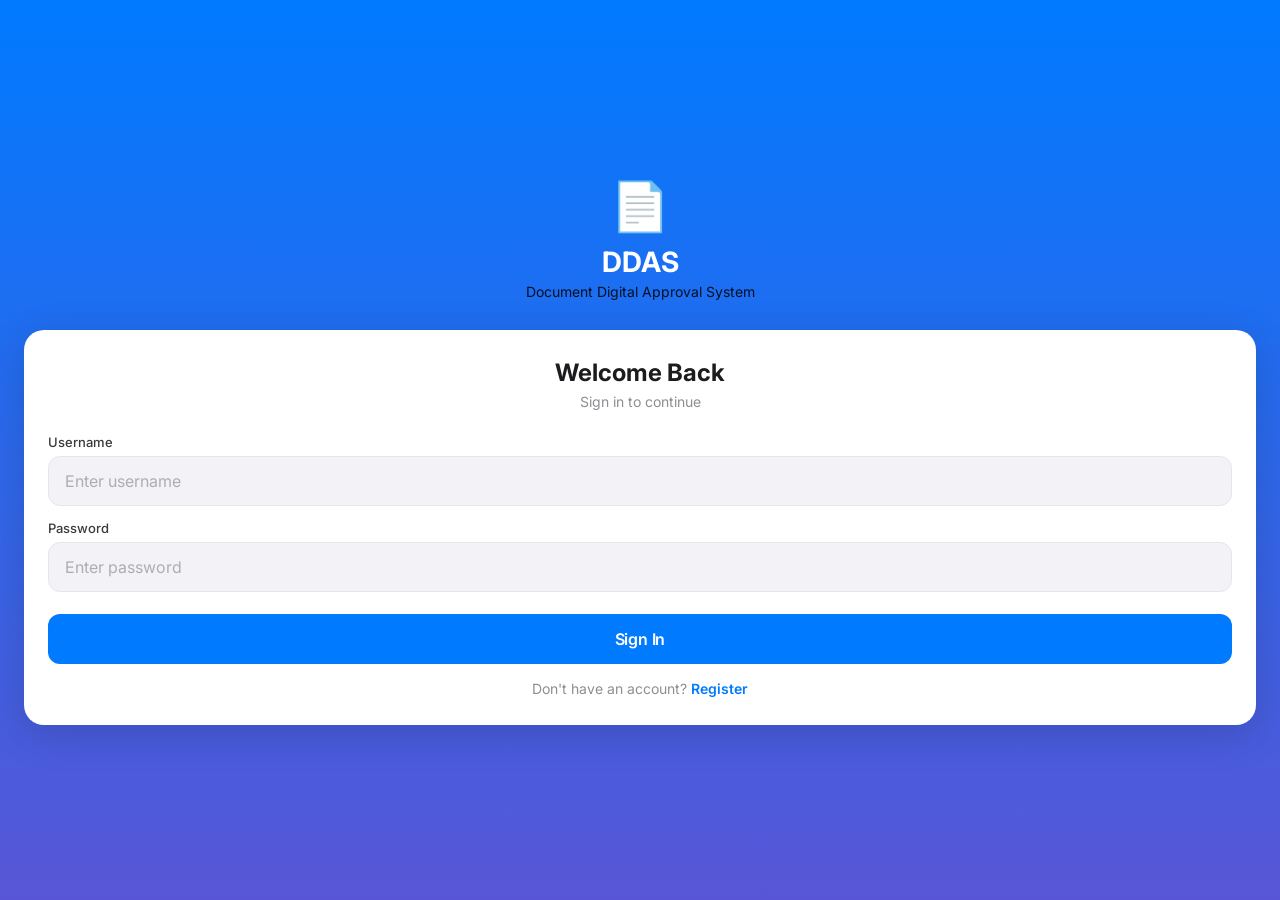
<file: DDASMobile/AndroidApp/app/src/main/assets/index.html>
<!DOCTYPE html>
<html>
<head>
    <meta name="viewport" content="width=device-width, initial-scale=1.0">
    <title>DDAS Mobile</title>
    <link rel="stylesheet" href="css/style.css">
</head>
<body>
    <div id="app"></div>
    <script src="js/api.js"></script>
    <script src="js/auth.js"></script>
    <script src="js/app.js"></script>
</body>
</html>
</file>
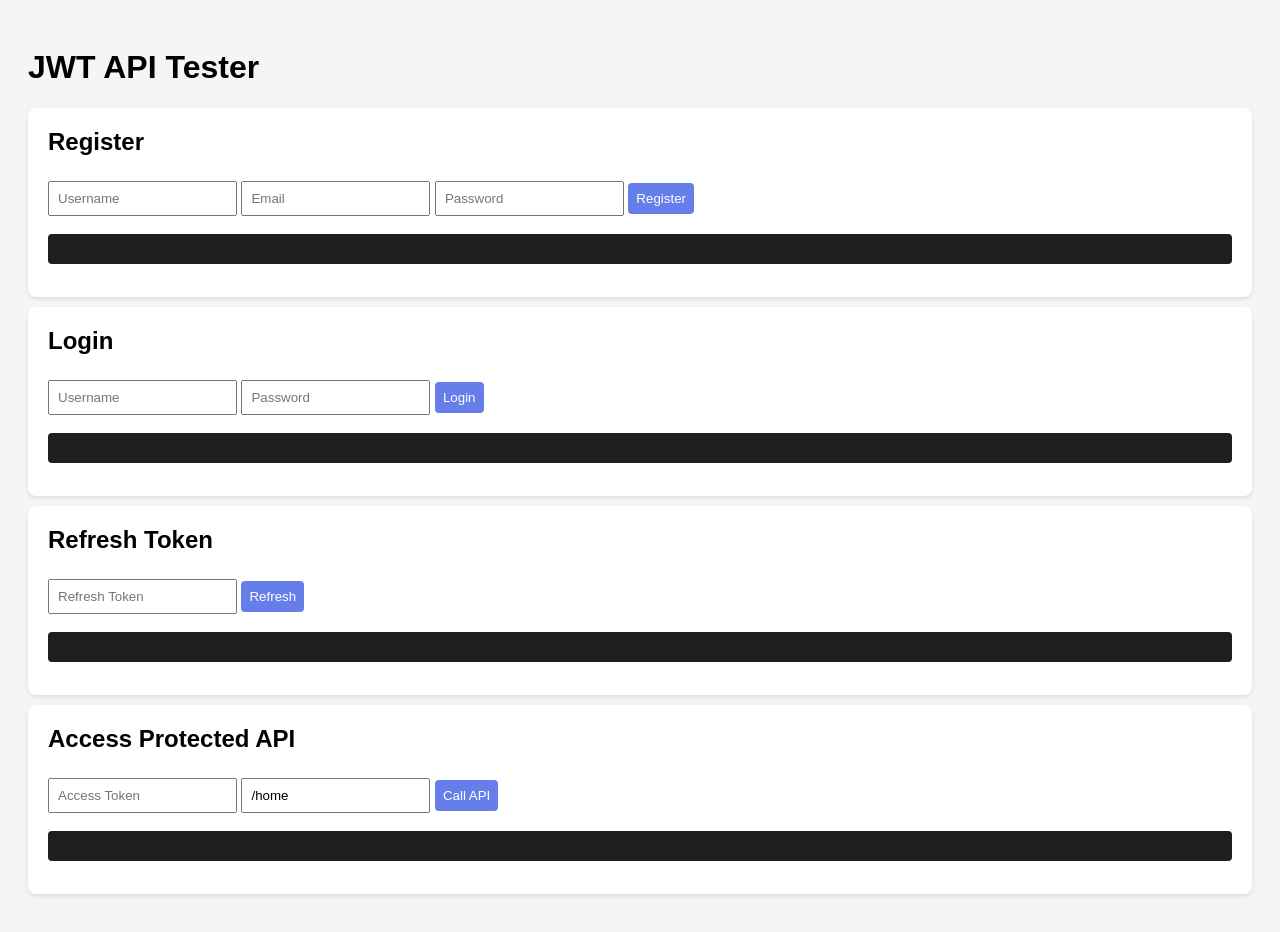
<file: nusiss-ddas-springboot/src/main/resources/static/jwt-test.html>
<!DOCTYPE html>
<html>
<head>
    <title>JWT Test</title>
    <style>
        body { font-family: Arial; padding: 20px; background: #f5f5f5; }
        .section { background: white; padding: 20px; margin: 10px 0; border-radius: 8px; box-shadow: 0 2px 4px rgba(0,0,0,0.1); }
        h2 { margin-top: 0; }
        input, button { padding: 8px; margin: 5px 0; }
        button { background: #667eea; color: white; border: none; cursor: pointer; border-radius: 4px; }
        button:hover { background: #764ba2; }
        pre { background: #1e1e1e; color: #d4d4d4; padding: 15px; border-radius: 4px; overflow-x: auto; }
        .error { color: red; }
        .success { color: green; }
    </style>
</head>
<body>
    <h1>JWT API Tester</h1>

    <div class="section">
        <h2>Register</h2>
        <input id="regUsername" placeholder="Username">
        <input id="regEmail" placeholder="Email">
        <input id="regPassword" placeholder="Password" type="password">
        <button onclick="register()">Register</button>
        <pre id="regResult"></pre>
    </div>

    <div class="section">
        <h2>Login</h2>
        <input id="loginUsername" placeholder="Username">
        <input id="loginPassword" placeholder="Password" type="password">
        <button onclick="login()">Login</button>
        <pre id="loginResult"></pre>
    </div>

    <div class="section">
        <h2>Refresh Token</h2>
        <input id="refreshToken" placeholder="Refresh Token" value="">
        <button onclick="refreshToken()">Refresh</button>
        <pre id="refreshResult"></pre>
    </div>

    <div class="section">
        <h2>Access Protected API</h2>
        <input id="apiToken" placeholder="Access Token" value="">
        <input id="apiEndpoint" placeholder="Endpoint (e.g. /home)" value="/home">
        <button onclick="callApi()">Call API</button>
        <pre id="apiResult"></pre>
    </div>
</body>
<script>
    async function register() {
        const res = await fetch('/api/auth/register', {
            method: 'POST',
            headers: { 'Content-Type': 'application/json' },
            body: JSON.stringify({
                username: document.getElementById('regUsername').value,
                email: document.getElementById('regEmail').value,
                password: document.getElementById('regPassword').value
            })
        });
        const data = await res.json();
        const el = document.getElementById('regResult');
        el.textContent = JSON.stringify(data, null, 2);
        el.className = res.ok ? 'success' : 'error';
    }

    async function login() {
        const res = await fetch('/api/auth/login', {
            method: 'POST',
            headers: { 'Content-Type': 'application/json' },
            body: JSON.stringify({
                username: document.getElementById('loginUsername').value,
                password: document.getElementById('loginPassword').value
            })
        });
        const data = await res.json();
        const el = document.getElementById('loginResult');
        el.textContent = JSON.stringify(data, null, 2);
        el.className = res.ok ? 'success' : 'error';
        if (res.ok) {
            document.getElementById('apiToken').value = data.accessToken;
            document.getElementById('refreshToken').value = data.refreshToken;
        }
    }

    async function refreshToken() {
        const res = await fetch('/api/auth/refresh', {
            method: 'POST',
            headers: { 'Content-Type': 'application/json' },
            body: JSON.stringify({
                refreshToken: document.getElementById('refreshToken').value
            })
        });
        const data = await res.json();
        const el = document.getElementById('refreshResult');
        el.textContent = JSON.stringify(data, null, 2);
        el.className = res.ok ? 'success' : 'error';
        if (res.ok) {
            document.getElementById('apiToken').value = data.accessToken;
        }
    }

    async function callApi() {
        const token = document.getElementById('apiToken').value;
        const endpoint = document.getElementById('apiEndpoint').value;
        const res = await fetch(endpoint, {
            method: 'GET',
            headers: { 'Authorization': 'Bearer ' + token }
        });
        const text = await res.text();
        const el = document.getElementById('apiResult');
        el.textContent = text;
        el.className = res.ok ? 'success' : 'error';
    }
</script>
</html>
</file>
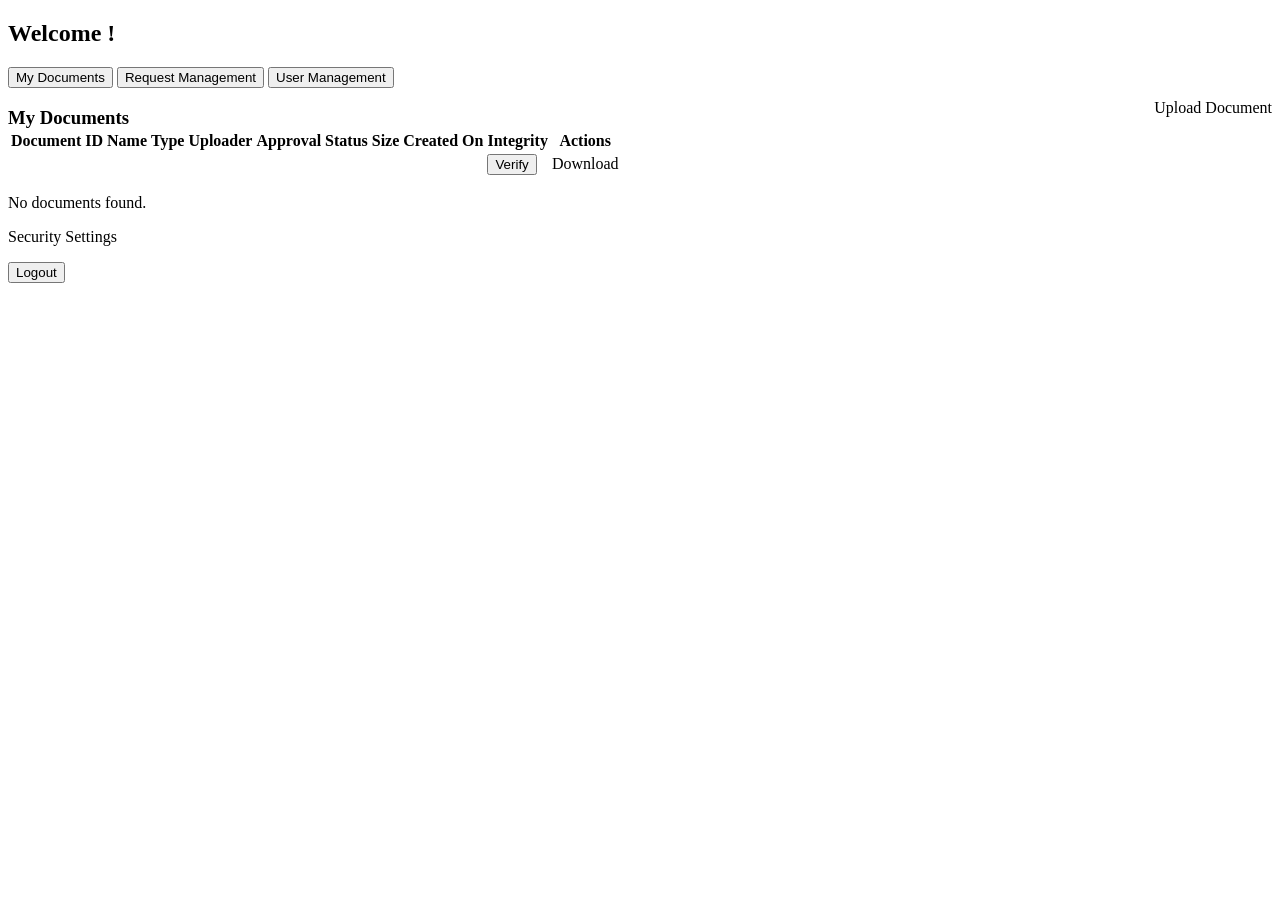
<file: nusiss-ddas-springboot/src/main/resources/templates/home.html>
<!DOCTYPE html>
<html xmlns:th="http://www.thymeleaf.org">
<head>
    <meta charset="UTF-8">
    <meta name="viewport" content="width=device-width, initial-scale=1.0">
    <title>Home</title>
    <link rel="stylesheet" th:href="@{/css/style.css}">
</head>
<body>
    <div class="container">
        <div class="home-page">
            <h2>Welcome <span th:text="${username}"></span>!</h2>
            
            <div class="mode-buttons">
                <button class="mode-btn" data-mode="myDocuments" th:classappend="${activeMode == 'myDocuments'} ? ' active' : ''" onclick="switchMode('myDocuments', this)">My Documents</button>
                <button class="mode-btn" data-mode="requestManagement" th:if="${userRole == 'APPROVER'}" th:classappend="${activeMode == 'requestManagement'} ? ' active' : ''" onclick="switchMode('requestManagement', this)">Request Management</button>
                <button class="mode-btn" data-mode="userManagement" th:if="${userRole == 'ADMIN'}" th:classappend="${activeMode == 'userManagement'} ? ' active' : ''" onclick="switchMode('userManagement', this)">User Management</button>
            </div>
            
            <div id="myDocumentsSection" class="mode-section">
                <div style="display: flex; justify-content: space-between; align-items: center;">
                    <h3 style="margin-bottom: 0;">My Documents</h3>
                    <a th:href="@{/uploadDocument}" class="quick-upload-link">Upload Document</a>
                </div>

                <div th:if="${success}" class="success-message">
                    <span th:text="${success}"></span>
                </div>
                <div th:if="${error}" class="error-message">
                    <span th:text="${error}"></span>
                </div>

                <table th:if="${myDocuments != null and !myDocuments.isEmpty()}">
                    <thead>
                        <tr>
                            <th>Document ID</th>
                            <th>Name</th>
                            <th>Type</th>
                            <th>Uploader</th>
                            <th>Approval Status</th>
                            <th>Size</th>
                            <th>Created On</th>
                            <th>Integrity</th>
                            <th>Actions</th>
                        </tr>
                    </thead>
                    <tbody>
                        <tr th:each="doc : ${myDocuments}">
                            <td th:text="${doc.docId}"></td>
                            <td th:text="${doc.docName}"></td>
                            <td th:text="${doc.docType}"></td>
                            <td th:text="${doc.uploader.username}"></td>
                            <td th:text="${doc.status}"></td>
                            <td th:text="${#numbers.formatDecimal(doc.fileSize / 1024.0, 0, 1)} + ' KB'"></td>
                            <td th:text="${#temporals.format(doc.createdAt, 'yyyy-MM-dd HH:mm:ss')}"></td>
                            <td>
                                <form th:if="${doc.status.name() == 'APPROVED'}" th:action="@{/verifyDocument}" method="post" style="display:inline;">
                                    <input type="hidden" name="documentId" th:value="${doc.docId}">
                                    <input type="hidden" name="mode" value="myDocuments">
                                    <button type="submit" class="btn-save">Verify</button>
                                </form>
                            </td>
                            <td>
                                <a th:href="@{/downloadDocument(documentId=${doc.docId})}" class="btn-save" style="text-decoration: none; display: inline-block;">Download</a>
                            </td>
                        </tr>
                    </tbody>
                </table>
                <p th:if="${myDocuments == null or myDocuments.isEmpty()}">No documents found.</p>
            </div>
            
            <div id="requestManagementSection" class="mode-section" style="display: none;">
                <h3>Request Management</h3>

                <div th:if="${error}" class="error-message">
                    <span th:text="${error}"></span>
                </div>
                <div th:if="${success}" class="success-message">
                    <span th:text="${success}"></span>
                </div>

                <form id="requestForm" th:action="@{/reviewDocument}" method="post">
                    <input type="hidden" name="mode" th:value="${activeMode}">
                    <table th:if="${deptDocuments != null and !deptDocuments.isEmpty()}">
                        <thead>
                            <tr>
                                <th>Document ID</th>
                                <th>Name</th>
                                <th>Type</th>
                                <th>Uploader</th>
                                <th>Status</th>
                                <th>Created On</th>
                                <th>Approval</th>
                                <th>Actions</th>
                            </tr>
                        </thead>
                        <tbody>
                            <tr th:each="doc : ${deptDocuments}">
                                <td th:text="${doc.docId}"></td>
                                <td th:text="${doc.docName}"></td>
                                <td th:text="${doc.docType}"></td>
                                <td th:text="${doc.uploader.username}"></td>
                                <td th:text="${doc.status}"></td>
                                <td th:text="${#temporals.format(doc.createdAt, 'yyyy-MM-dd HH:mm:ss')}"></td>
                                <td>
                                    <span th:if="${doc.status.name() == 'PENDING'}" th:id="'status_' + ${doc.docId}" th:text="${doc.status}"></span>
                                    <select th:if="${doc.status.name() == 'PENDING'}" th:id="'action_' + ${doc.docId}" style="display:none;">
                                        <option value="REVIEW" selected>REVIEW</option>
                                        <option value="APPROVE">APPROVE</option>
                                        <option value="REJECT">REJECT</option>
                                    </select>
                                    <span th:if="${doc.status.name() != 'PENDING'}" th:text="${doc.status}"></span>
                                </td>
                                <td>
                                    <a th:href="@{/downloadDocument(documentId=${doc.docId})}" class="btn-save" style="text-decoration: none; display: inline-block;">Download</a>
                                </td>
                            </tr>
                        </tbody>
                    </table>
                    <p th:if="${deptDocuments == null or deptDocuments.isEmpty()}">No requests found.</p>
                    <div style="text-align: right; margin-top: 15px;">
                        <button type="button" class="btn-save" onclick="saveChanges()">Save</button>
                    </div>
                </form>
            </div>
            
            <div id="userManagementSection" class="mode-section" style="display: none;">
                <h3>User Management</h3>
                <form id="userForm" th:action="@{/bulkUpdateUsers}" method="post">
                    <input type="hidden" name="mode" th:value="${activeMode}">
                    <table th:if="${allUsers != null and !allUsers.isEmpty()}">
                        <thead>
                            <tr>
                                <th>Username</th>
                                <th>Email</th>
                                <th>Role</th>
                                <th>Dept</th>
                            </tr>
                        </thead>
                        <tbody>
                            <tr th:each="user : ${allUsers}">
                                <td th:text="${user.username}"></td>
                                <td th:text="${user.email}"></td>
                                <td>
                                    <span th:id="'roleSpan_' + ${user.userId}" th:text="${user.role}"></span>
                                    <select th:id="'role_' + ${user.userId}" style="display:none;">
                                        <option value="USER" th:selected="${user.role.name() == 'USER'}">USER</option>
                                        <option value="ADMIN" th:selected="${user.role.name() == 'ADMIN'}">ADMIN</option>
                                        <option value="APPROVER" th:selected="${user.role.name() == 'APPROVER'}">APPROVER</option>
                                    </select>
                                </td>
                                <td>
                                    <span th:id="'deptSpan_' + ${user.userId}" th:text="${user.department != null ? user.department.deptName : ''}"></span>
                                    <select th:id="'dept_' + ${user.userId}" style="display:none;">
                                        <option value="IT" th:selected="${user.department != null and user.department.deptName == 'IT'}">IT</option>
                                        <option value="CS" th:selected="${user.department != null and user.department.deptName == 'CS'}">CS</option>
                                        <option value="OTHER" th:selected="${user.department != null and user.department.deptName == 'OTHER'}">OTHER</option>
                                    </select>
                                </td>
                            </tr>
                        </tbody>
                    </table>
                    <div style="text-align: right; margin-top: 15px;">
                        <button type="button" class="btn-save" onclick="saveUserChanges()">Save</button>
                    </div>
                </form>
            </div>
            
            <p class="register-link">
                <a th:href="@{/mfa-setup}">Security Settings</a>
            </p>

            <form th:action="@{/logout}" method="post">
                <button type="submit" class="btn-logout">Logout</button>
            </form>
        </div>
    </div>
    
    <script th:src="@{/js/jwt-helper.js}"></script>
    <script th:inline="javascript">
        function switchMode(mode, btn) {
            document.getElementById('myDocumentsSection').style.display = 'none';
            document.getElementById('requestManagementSection').style.display = 'none';
            document.getElementById('userManagementSection').style.display = 'none';
            
            document.querySelectorAll('.mode-btn').forEach(b => b.classList.remove('active'));
            btn.classList.add('active');
            
            document.getElementById(mode + 'Section').style.display = 'block';
        }
        
        function saveChanges() {
            var form = document.getElementById('requestForm');
            var selects = form.querySelectorAll('select[id^="action_"]');
            
            form.querySelectorAll('.doc-id-input').forEach(el => el.remove());
            
            selects.forEach(function(select) {
                var docId = select.id.replace('action_', '');
                var action = select.value;
                
                var idInput = document.createElement('input');
                idInput.type = 'hidden';
                idInput.name = 'documentId';
                idInput.value = docId;
                idInput.classList.add('doc-id-input');
                form.appendChild(idInput);
                
                var actionInput = document.createElement('input');
                actionInput.type = 'hidden';
                actionInput.name = 'action';
                actionInput.value = action;
                actionInput.classList.add('doc-id-input');
                form.appendChild(actionInput);
            });
            
form.submit();
        }
        
        function saveUserChanges() {
            var form = document.getElementById('userForm');
            
            form.querySelectorAll('.user-input').forEach(el => el.remove());
            
            var roleSelects = form.querySelectorAll('select[id^="role_"]');
            var deptSelects = form.querySelectorAll('select[id^="dept_"]');
            
            for (var i = 0; i < roleSelects.length; i++) {
                var userId = roleSelects[i].id.replace('role_', '');
                form.appendChild(createHiddenInput('userId', userId));
            }
            
            for (var i = 0; i < roleSelects.length; i++) {
                form.appendChild(createHiddenInput('role', roleSelects[i].value));
            }
            
            for (var i = 0; i < deptSelects.length; i++) {
                form.appendChild(createHiddenInput('dept', deptSelects[i].value));
            }
            
            form.submit();
        }
        
        function createHiddenInput(name, value) {
            var input = document.createElement('input');
            input.type = 'hidden';
            input.name = name;
            input.value = value;
            input.classList.add('user-input');
            return input;
        }
        
        window.onload = function() {
            var activeBtn = document.querySelector('.mode-btn.active');
            if (activeBtn) {
                var mode = activeBtn.getAttribute('data-mode');
                if (mode !== 'myDocuments') {
                    document.getElementById('myDocumentsSection').style.display = 'none';
                    document.getElementById('requestManagementSection').style.display = 'none';
                    document.getElementById('userManagementSection').style.display = 'none';
                    document.getElementById(mode + 'Section').style.display = 'block';
                }
            }
            
            var selects = document.querySelectorAll('select[id^="action_"]');
            selects.forEach(function(select) {
                var statusSpan = document.getElementById('status_' + select.id.replace('action_', ''));
                statusSpan.style.display = 'none';
                select.style.display = 'inline-block';
            });
            
            var roleSelects = document.querySelectorAll('select[id^="role_"]');
            roleSelects.forEach(function(select) {
                var span = document.getElementById('roleSpan_' + select.id.replace('role_', ''));
                span.style.display = 'none';
                select.style.display = 'inline-block';
            });
            
            var deptSelects = document.querySelectorAll('select[id^="dept_"]');
            deptSelects.forEach(function(select) {
                var span = document.getElementById('deptSpan_' + select.id.replace('dept_', ''));
                span.style.display = 'none';
                select.style.display = 'inline-block';
            });
        };
    </script>
    
    <script th:src="@{/js/jwt-helper.js}"></script>
</body>
</html>
</file>
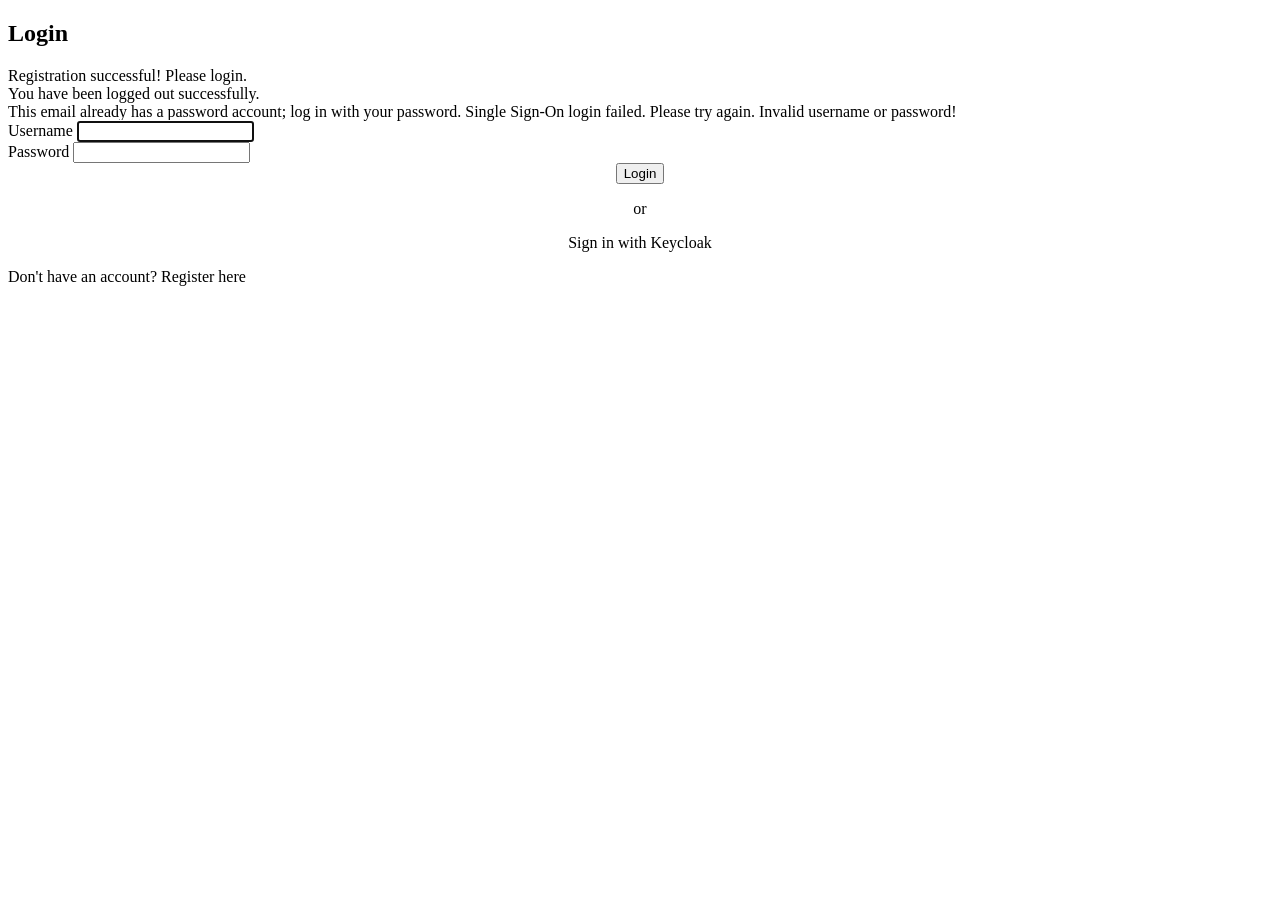
<file: nusiss-ddas-springboot/src/main/resources/templates/login.html>
<!DOCTYPE html>
<html xmlns:th="http://www.thymeleaf.org">
<head>
    <meta charset="UTF-8">
    <meta name="viewport" content="width=device-width, initial-scale=1.0">
    <title>Login</title>
    <link rel="stylesheet" th:href="@{/css/style.css}">
</head>
<body>
    <div class="container">
        <div class="login-form">
            <h2>Login</h2>
            
            <div th:if="${param.registered}" class="success-message">
                Registration successful! Please login.
            </div>
            
            <div th:if="${param.logout}" class="success-message">
                You have been logged out successfully.
            </div>
            
            <div th:if="${param.error}" class="error-message">
                <span th:if="${param.error[0] == 'oidc_email_taken'}">This email already has a password account; log in with your password.</span>
                <span th:if="${param.error[0] == 'oidc'}">Single Sign-On login failed. Please try again.</span>
                <span th:unless="${param.error[0] == 'oidc' or param.error[0] == 'oidc_email_taken'}">Invalid username or password!</span>
            </div>

            <form id="loginForm">
                <div class="form-group">
                    <label for="username">Username</label>
                    <input type="text" id="username" name="username" required autofocus>
                </div>

                <div class="form-group">
                    <label for="password">Password</label>
                    <input type="password" id="password" name="password" required>
                </div>

                <div style="text-align: center;">
                    <button type="submit" class="btn btn-login">Login</button>
                </div>
            </form>

            <form id="mfaForm" style="display:none;">
                <div class="form-group">
                    <label for="mfaCode">Authentication code</label>
                    <input type="text" id="mfaCode" name="mfaCode" inputmode="numeric" pattern="[0-9]*" maxlength="6" autocomplete="one-time-code" required autofocus>
                </div>

                <div style="text-align: center;">
                    <button type="submit" class="btn btn-login">Verify</button>
                </div>
            </form>

            <div class="login-divider" style="text-align: center; margin: 1em 0;">or</div>

            <div style="text-align: center;">
                <a th:href="@{/oauth2/authorization/keycloak}" class="btn btn-login">Sign in with Keycloak</a>
            </div>

            <p class="register-link">
                Don't have an account? <a th:href="@{/register}">Register here</a>
            </p>
        </div>
    </div>

    <script>
        let pendingMfaChallengeId = null;

        function handleAuthSuccess(data, username) {
            localStorage.setItem('accessToken', data.accessToken);
            localStorage.setItem('refreshToken', data.refreshToken);
            localStorage.setItem('role', data.role);
            localStorage.setItem('username', username || data.username);
            window.location.href = '/home';
        }

        function showError(message) {
            // The .error-message div only exists server-side when the page was loaded
            // with ?error on the URL. The AJAX flows here never trigger that reload, so
            // create the div on first use if it isn't already in the page.
            let errorDiv = document.querySelector('.error-message');
            if (!errorDiv) {
                errorDiv = document.createElement('div');
                errorDiv.className = 'error-message';
                document.querySelector('h2').insertAdjacentElement('afterend', errorDiv);
            }
            errorDiv.textContent = message;
        }

        document.getElementById('loginForm').addEventListener('submit', async function(e) {
            e.preventDefault();
            const username = document.getElementById('username').value;
            const password = document.getElementById('password').value;
            try {
                const response = await fetch('/api/auth/login', {
                    method: 'POST',
                    headers: { 'Content-Type': 'application/json' },
                    body: JSON.stringify({ username, password })
                });
                const data = await response.json();
                if (response.ok && data.mfaRequired) {
                    pendingMfaChallengeId = data.challengeId;
                    document.getElementById('loginForm').style.display = 'none';
                    document.getElementById('mfaForm').style.display = 'block';
                } else if (response.ok) {
                    handleAuthSuccess(data, username);
                } else {
                    showError(data.error || 'Invalid username or password!');
                }
            } catch (error) {
                showError('Connection error');
            }
        });

        document.getElementById('mfaForm').addEventListener('submit', async function(e) {
            e.preventDefault();
            const code = document.getElementById('mfaCode').value;
            try {
                const response = await fetch('/api/auth/mfa/verify', {
                    method: 'POST',
                    headers: { 'Content-Type': 'application/json' },
                    body: JSON.stringify({ challengeId: pendingMfaChallengeId, code })
                });
                const data = await response.json();
                if (response.ok) {
                    handleAuthSuccess(data);
                } else {
                    showError(data.error || 'Invalid authentication code');
                }
            } catch (error) {
                showError('Connection error');
            }
        });
    </script>
</body>
</html>
</file>
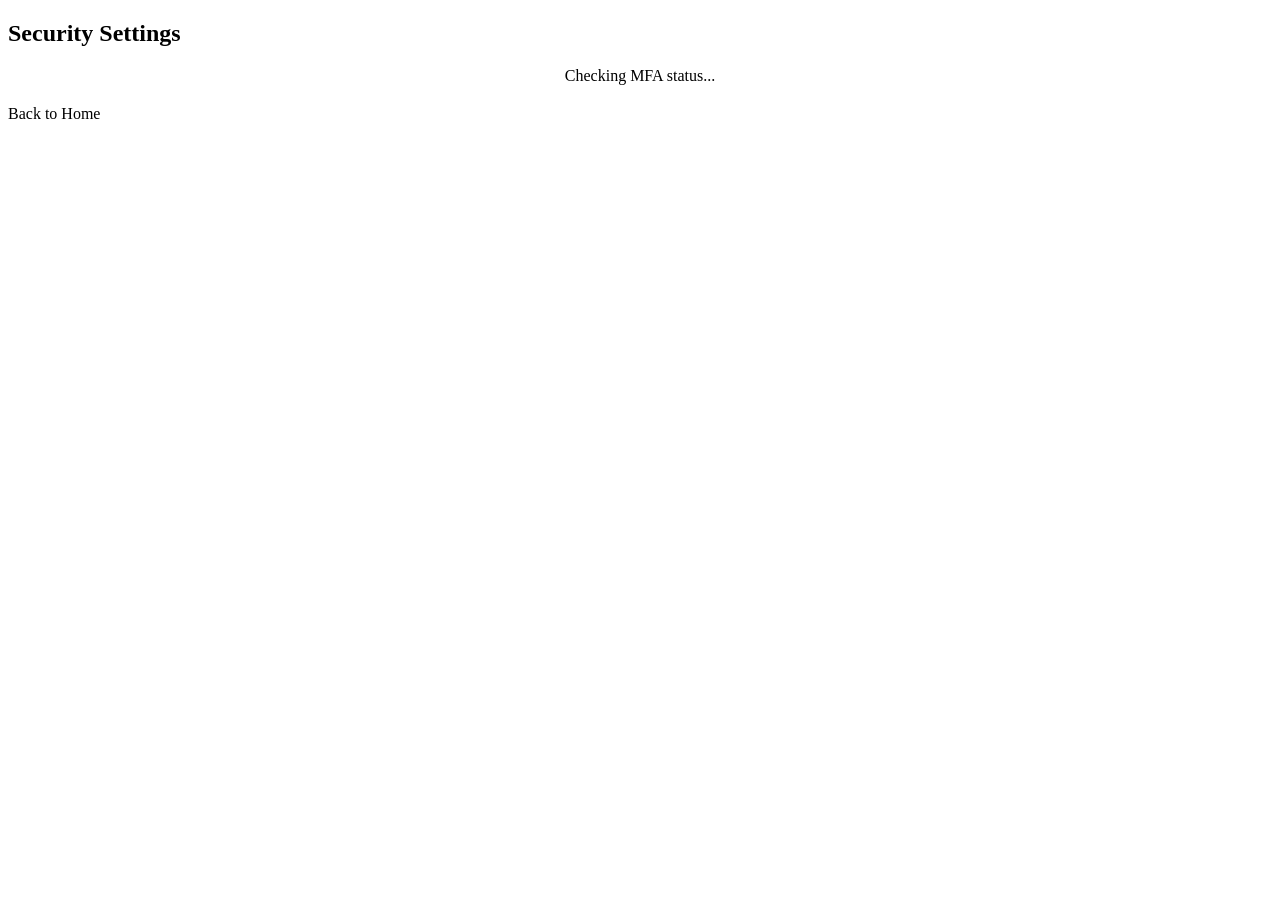
<file: nusiss-ddas-springboot/src/main/resources/templates/mfa-setup.html>
<!DOCTYPE html>
<html xmlns:th="http://www.thymeleaf.org">
<head>
    <meta charset="UTF-8">
    <meta name="viewport" content="width=device-width, initial-scale=1.0">
    <title>Security Settings</title>
    <link rel="stylesheet" th:href="@{/css/style.css}">
</head>
<body>
    <div class="container">
        <div class="login-form">
            <h2>Security Settings</h2>

            <div id="messageArea"></div>

            <div id="statusSection">
                <p id="statusText" style="text-align:center; margin-bottom:20px;">Checking MFA status...</p>
                <button id="enableBtn" class="btn" style="display:none;">Enable MFA</button>
                <button id="disableBtn" class="btn btn-reject" style="display:none; width:100%; padding:12px;">Disable MFA</button>
            </div>

            <div id="enrollSection" style="display:none; text-align:center;">
                <p>Scan this QR code with Google Authenticator, Microsoft Authenticator, Authy, or any other TOTP app:</p>
                <img id="qrImage" alt="MFA enrollment QR code" style="margin:20px 0; max-width:220px;">
                <p style="margin-bottom:10px;">Or enter this key manually:</p>
                <p id="secretText" style="font-family: monospace; font-weight:bold; letter-spacing:1px; margin-bottom:20px;"></p>

                <form id="enrollForm" style="text-align:left;">
                    <div class="form-group">
                        <label for="enrollCode">Enter the 6-digit code from your app to confirm</label>
                        <input type="text" id="enrollCode" inputmode="numeric" pattern="[0-9]*" maxlength="6" required autofocus>
                    </div>
                    <button type="submit" class="btn btn-login" style="width:100%;">Confirm and enable</button>
                </form>
            </div>

            <p class="register-link">
                <a th:href="@{/home}">Back to Home</a>
            </p>
        </div>
    </div>

    <script th:src="@{/js/jwt-helper.js}"></script>
    <script>
        const token = getCookie('jwtToken');
        if (!token) {
            window.location.href = '/login';
        }

        const authHeaders = { 'Content-Type': 'application/json', 'Authorization': 'Bearer ' + token };

        function showMessage(text, type) {
            const area = document.getElementById('messageArea');
            area.innerHTML = '';
            const div = document.createElement('div');
            div.className = type === 'error' ? 'error-message' : 'success-message';
            div.textContent = text;
            area.appendChild(div);
        }

        function showEnabledState() {
            document.getElementById('enrollSection').style.display = 'none';
            document.getElementById('statusText').textContent = 'MFA is currently ENABLED on your account.';
            document.getElementById('enableBtn').style.display = 'none';
            document.getElementById('disableBtn').style.display = 'block';
        }

        function showDisabledState() {
            document.getElementById('enrollSection').style.display = 'none';
            document.getElementById('statusText').textContent = 'MFA is currently disabled on your account.';
            document.getElementById('enableBtn').style.display = 'block';
            document.getElementById('disableBtn').style.display = 'none';
        }

        async function loadStatus() {
            try {
                const response = await fetch('/api/mfa/status', { headers: authHeaders });
                if (response.status === 401) {
                    window.location.href = '/login';
                    return;
                }
                const data = await response.json();
                if (data.mfaEnabled) {
                    showEnabledState();
                } else {
                    showDisabledState();
                }
            } catch (error) {
                showMessage('Could not load MFA status.', 'error');
            }
        }

        document.getElementById('enableBtn').addEventListener('click', async function() {
            try {
                const response = await fetch('/api/mfa/setup', { headers: authHeaders });
                const data = await response.json();
                if (!response.ok) {
                    showMessage(data.error || 'Could not start MFA setup.', 'error');
                    return;
                }
                document.getElementById('qrImage').src = data.qrCodeDataUri;
                document.getElementById('secretText').textContent = data.secret;
                document.getElementById('enrollSection').style.display = 'block';
            } catch (error) {
                showMessage('Could not start MFA setup.', 'error');
            }
        });

        document.getElementById('enrollForm').addEventListener('submit', async function(e) {
            e.preventDefault();
            const code = document.getElementById('enrollCode').value;
            try {
                const response = await fetch('/api/mfa/enable', {
                    method: 'POST',
                    headers: authHeaders,
                    body: JSON.stringify({ code })
                });
                const data = await response.json();
                if (response.ok) {
                    showMessage('MFA enabled successfully.', 'success');
                    showEnabledState();
                } else {
                    showMessage(data.error || 'Invalid authentication code', 'error');
                }
            } catch (error) {
                showMessage('Could not confirm MFA setup.', 'error');
            }
        });

        document.getElementById('disableBtn').addEventListener('click', async function() {
            try {
                const response = await fetch('/api/mfa/disable', { method: 'POST', headers: authHeaders });
                const data = await response.json();
                if (response.ok) {
                    showMessage('MFA disabled.', 'success');
                    showDisabledState();
                } else {
                    showMessage(data.error || 'Could not disable MFA.', 'error');
                }
            } catch (error) {
                showMessage('Could not disable MFA.', 'error');
            }
        });

        loadStatus();
    </script>
</body>
</html>
</file>
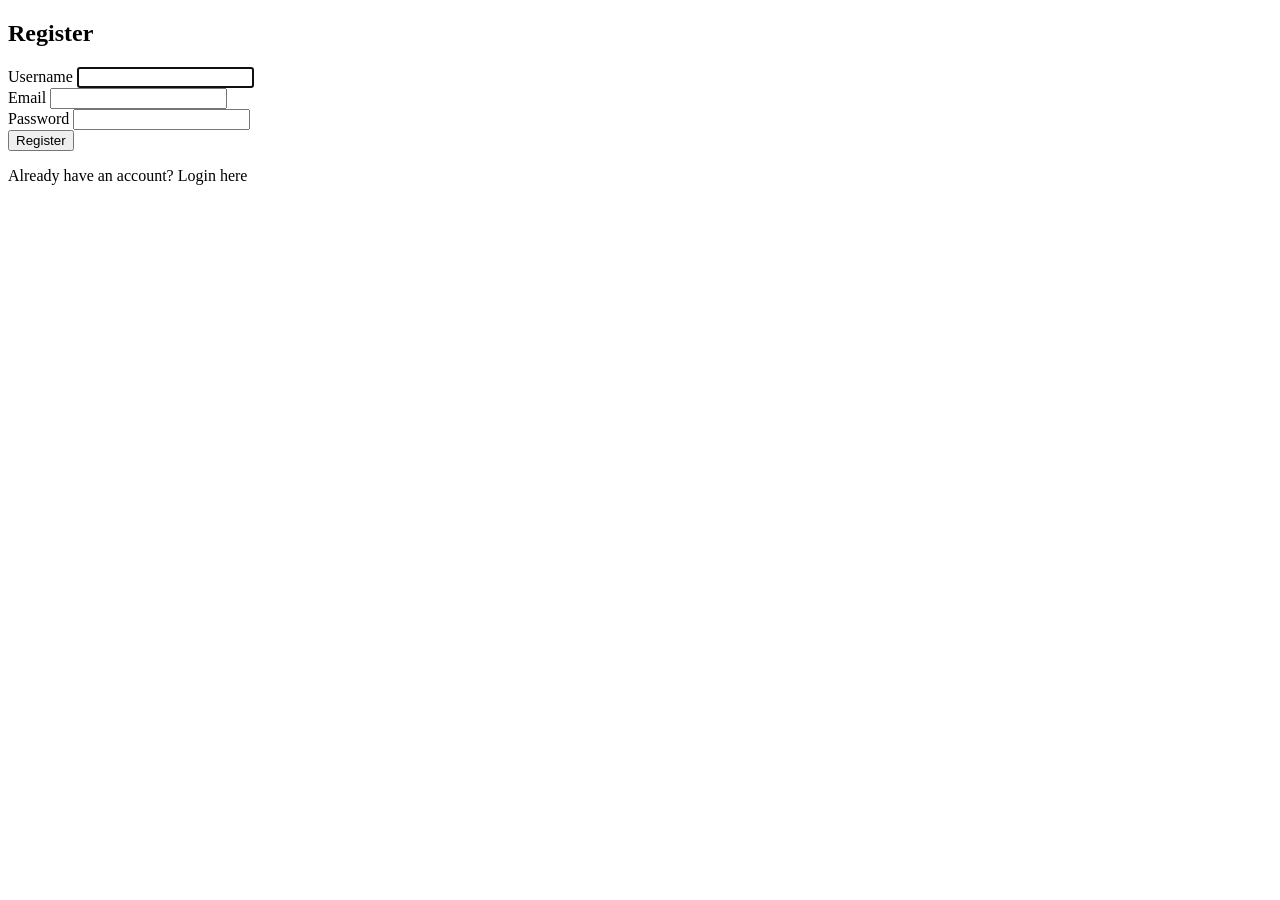
<file: nusiss-ddas-springboot/src/main/resources/templates/register.html>
<!DOCTYPE html>
<html xmlns:th="http://www.thymeleaf.org">
<head>
    <meta charset="UTF-8">
    <meta name="viewport" content="width=device-width, initial-scale=1.0">
    <title>Register</title>
    <link rel="stylesheet" th:href="@{/css/style.css}">
</head>
<body>
    <div class="container">
        <div class="login-form">
            <h2>Register</h2>
            
            <div th:if="${error}" class="error-message">
                <span th:text="${error}"></span>
            </div>
            
            <form id="registerForm" th:object="${user}">
                <div class="form-group">
                    <label for="username">Username</label>
                    <input type="text" id="username" th:field="*{username}" required autofocus>
                </div>
                
                <div class="form-group">
                    <label for="email">Email</label>
                    <input type="email" id="email" th:field="*{email}" required>
                </div>
                
                <div class="form-group">
                    <label for="password">Password</label>
                    <input type="password" id="password" th:field="*{password}" required>
                </div>
                
                <button type="submit" class="btn">Register</button>
            </form>
            
            <p class="register-link">
                Already have an account? <a th:href="@{/login}">Login here</a>
            </p>
        </div>
    </div>
    
    <script>
        document.getElementById('registerForm').addEventListener('submit', async function(e) {
            e.preventDefault();
            const username = document.getElementById('username').value;
            const email = document.getElementById('email').value;
            const password = document.getElementById('password').value;
            try {
                const response = await fetch('/api/auth/register', {
                    method: 'POST',
                    headers: { 'Content-Type': 'application/json' },
                    body: JSON.stringify({ username, email, password })
                });
                const data = await response.json();
                if (response.ok) {
                    window.location.href = '/login?registered=true';
                } else {
                    const errorDiv = document.querySelector('.error-message');
                    if (errorDiv) errorDiv.textContent = data.error;
                }
            } catch (error) {
                const errorDiv = document.querySelector('.error-message');
                if (errorDiv) errorDiv.textContent = 'Connection error';
            }
        });
    </script>
</body>
</html>
</file>
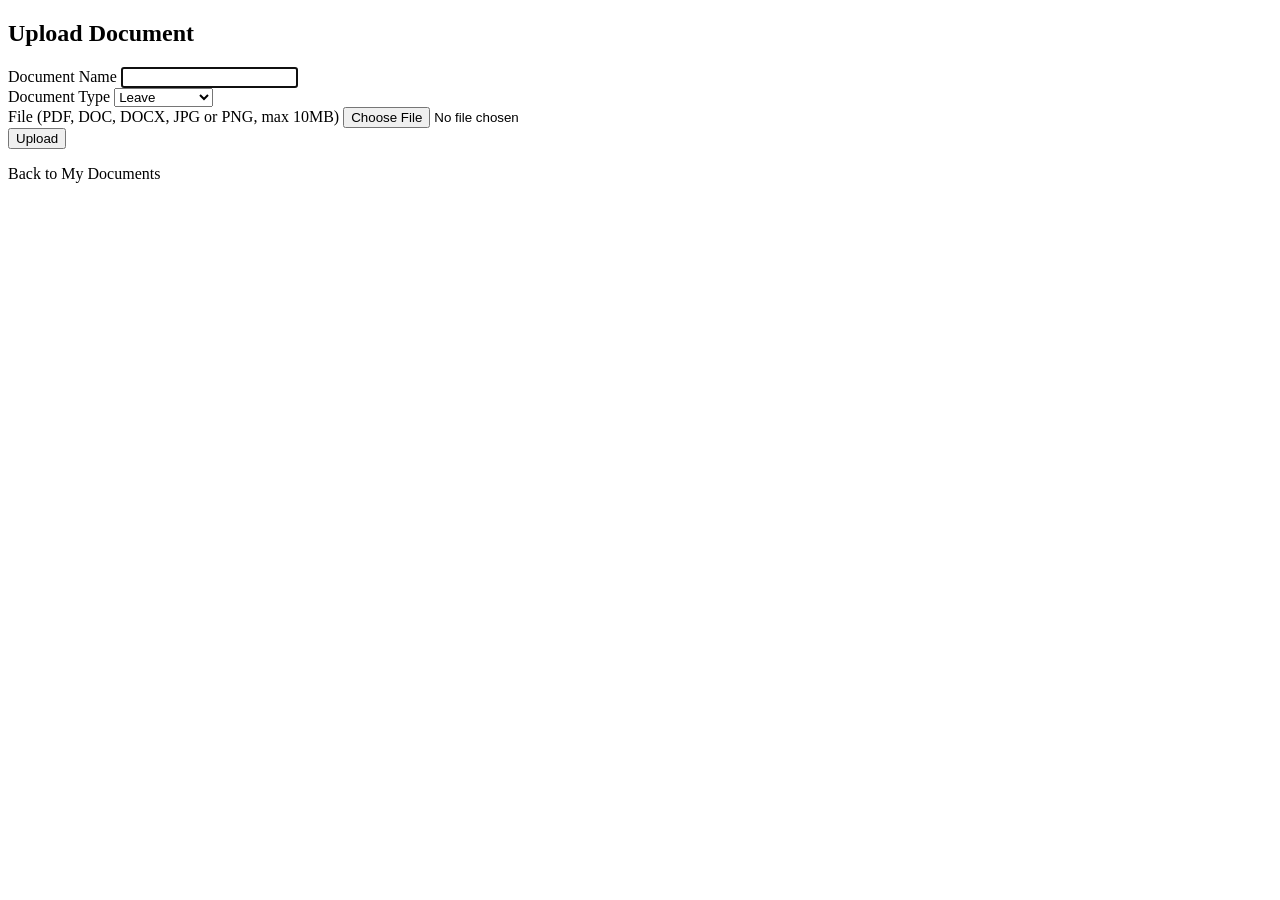
<file: nusiss-ddas-springboot/src/main/resources/templates/upload.html>
<!DOCTYPE html>
<html xmlns:th="http://www.thymeleaf.org">
<head>
    <meta charset="UTF-8">
    <meta name="viewport" content="width=device-width, initial-scale=1.0">
    <title>Upload Document</title>
    <link rel="stylesheet" th:href="@{/css/style.css}">
</head>
<body>
    <div class="container">
        <div class="login-form">
            <h2>Upload Document</h2>

            <div th:if="${error}" class="error-message">
                <span th:text="${error}"></span>
            </div>

            <form th:action="@{/uploadDocument}" method="post" enctype="multipart/form-data">
                <div class="form-group">
                    <label for="docName">Document Name</label>
                    <input type="text" id="docName" name="docName" required autofocus>
                </div>

                <div class="form-group">
                    <label for="docType">Document Type</label>
                    <select id="docType" name="docType" required>
                        <option value="LEAVE">Leave</option>
                        <option value="PROCUREMENT">Procurement</option>
                        <option value="MEDICAL">Medical</option>
                    </select>
                </div>

                <div class="form-group">
                    <label for="file">File (PDF, DOC, DOCX, JPG or PNG, max 10MB)</label>
                    <input type="file" id="file" name="file"
                           accept=".pdf,.doc,.docx,.jpg,.jpeg,.png" required>
                </div>

                <button type="submit" class="btn">Upload</button>
            </form>

            <p class="register-link">
                <a th:href="@{/home}">Back to My Documents</a>
            </p>
        </div>
    </div>
    
    <script th:src="@{/js/jwt-helper.js}"></script>
</body>
</html>
</file>
<file: DDASMobile/AndroidApp/app/src/main/assets/css/style.css>
@import url('https://fonts.googleapis.com/css2?family=Inter:wght@400;500;600;700&display=swap');

* { margin: 0; padding: 0; box-sizing: border-box; -webkit-tap-highlight-color: transparent; }

body {
    font-family: 'Inter', -apple-system, BlinkMacSystemFont, sans-serif;
    background: #f2f2f7;
    min-height: 100vh;
    overflow-x: hidden;
    -webkit-font-smoothing: antialiased;
}

#app {
    min-height: 100vh;
    position: relative;
}

/* Status bar spacer */
.status-bar {
    height: env(safe-area-inset-top, 20px);
    background: #007AFF;
}

/* App header */
.app-header {
    background: #007AFF;
    color: white;
    padding: 16px 20px;
    padding-top: max(16px, env(safe-area-inset-top, 20px));
    display: flex;
    align-items: center;
    justify-content: space-between;
    position: sticky;
    top: 0;
    z-index: 100;
    box-shadow: 0 2px 10px rgba(0,0,0,0.1);
}

.app-header h1 {
    font-size: 17px;
    font-weight: 600;
    letter-spacing: -0.2px;
}

.app-header .subtitle {
    font-size: 12px;
    opacity: 0.85;
    margin-top: 2px;
}

.header-actions {
    display: flex;
    gap: 16px;
}

.header-btn {
    background: rgba(255,255,255,0.2);
    border: none;
    color: white;
    font-size: 13px;
    padding: 6px 12px;
    border-radius: 6px;
    cursor: pointer;
    font-weight: 500;
}

/* Content area */
.content {
    padding: 16px;
    padding-bottom: 100px;
}

/* Login / Register screens */
.auth-container {
    min-height: 100vh;
    display: flex;
    flex-direction: column;
    justify-content: center;
    padding: 30px 24px;
    background: linear-gradient(180deg, #007AFF 0%, #5856D6 100%);
}

.auth-card {
    background: white;
    border-radius: 20px;
    padding: 28px 24px;
    box-shadow: 0 10px 40px rgba(0,0,0,0.15);
}

.auth-card h2 {
    font-size: 24px;
    font-weight: 700;
    color: #1c1c1e;
    margin-bottom: 6px;
    text-align: center;
}

.auth-card .subtitle {
    font-size: 14px;
    color: #8e8e93;
    text-align: center;
    margin-bottom: 24px;
}

/* Input fields - iOS style */
.input-group {
    margin-bottom: 14px;
}

.input-group label {
    display: block;
    font-size: 13px;
    font-weight: 500;
    color: #3a3a3c;
    margin-bottom: 6px;
}

.input-group input {
    width: 100%;
    padding: 14px 16px;
    border: 1.5px solid #e5e5ea;
    border-radius: 12px;
    font-size: 16px;
    background: #f2f2f7;
    color: #1c1c1e;
    transition: border-color 0.2s, background 0.2s;
    font-family: inherit;
}

.input-group input:focus {
    outline: none;
    border-color: #007AFF;
    background: white;
}

.input-group input::placeholder {
    color: #aeaeb2;
}

/* Buttons - iOS style */
.btn {
    width: 100%;
    padding: 15px;
    border: none;
    border-radius: 12px;
    font-size: 16px;
    font-weight: 600;
    cursor: pointer;
    transition: transform 0.1s, opacity 0.2s;
    font-family: inherit;
    letter-spacing: -0.2px;
}

.btn:active {
    transform: scale(0.98);
}

.btn-primary {
    background: #007AFF;
    color: white;
}

.btn-primary:disabled {
    background: #a0cfff;
}

.btn-secondary {
    background: #f2f2f7;
    color: #007AFF;
}

.btn-danger {
    background: #ff3b30;
    color: white;
}

.btn-group {
    display: flex;
    gap: 10px;
    margin-top: 10px;
}

.btn-group .btn {
    flex: 1;
}

.auth-footer {
    text-align: center;
    margin-top: 20px;
    font-size: 14px;
    color: rgba(255,255,255,0.9);
}

.auth-footer a {
    color: white;
    font-weight: 600;
    text-decoration: none;
}

/* Cards - iOS grouped style */
.section-title {
    font-size: 13px;
    font-weight: 600;
    color: #8e8e93;
    text-transform: uppercase;
    letter-spacing: 0.5px;
    padding: 0 4px;
    margin-bottom: 8px;
    margin-top: 20px;
}

.section-title:first-child {
    margin-top: 0;
}

.card-group {
    background: white;
    border-radius: 12px;
    overflow: hidden;
    box-shadow: 0 1px 3px rgba(0,0,0,0.06);
    margin-bottom: 16px;
}

.card-item {
    padding: 16px;
    border-bottom: 0.5px solid #e5e5ea;
    display: flex;
    align-items: flex-start;
    gap: 12px;
}

.card-item:last-child {
    border-bottom: none;
}

.card-icon {
    width: 40px;
    height: 40px;
    border-radius: 10px;
    display: flex;
    align-items: center;
    justify-content: center;
    font-size: 18px;
    flex-shrink: 0;
}

.card-icon.blue { background: #e0edff; }
.card-icon.green { background: #e4f9e8; }
.card-icon.orange { background: #fff3e0; }
.card-icon.purple { background: #ede7f6; }

.card-content {
    flex: 1;
    min-width: 0;
}

.card-content h3 {
    font-size: 15px;
    font-weight: 600;
    color: #1c1c1e;
    margin-bottom: 3px;
}

.card-content p {
    font-size: 13px;
    color: #8e8e93;
    line-height: 1.4;
}

.card-chevron {
    color: #c7c7cc;
    font-size: 18px;
    flex-shrink: 0;
}

/* Status badges */
.badge {
    display: inline-block;
    padding: 4px 10px;
    border-radius: 6px;
    font-size: 12px;
    font-weight: 600;
    letter-spacing: 0.2px;
}

.badge-PENDING { background: #fff3e0; color: #e65100; }
.badge-APPROVED { background: #e4f9e8; color: #2e7d32; }
.badge-REJECTED { background: #ffebee; color: #c62828; }
.badge-REVIEWING { background: #e3f2fd; color: #1565c0; }

/* Action buttons in cards */
.card-actions {
    display: flex;
    gap: 8px;
    margin-top: 12px;
    padding-top: 12px;
    border-top: 0.5px solid #e5e5ea;
}

.card-actions .btn {
    padding: 10px;
    font-size: 14px;
    border-radius: 8px;
}

/* Empty state */
.empty-state {
    text-align: center;
    padding: 50px 20px;
}

.empty-state .icon {
    font-size: 56px;
    margin-bottom: 16px;
    opacity: 0.3;
}

.empty-state h3 {
    font-size: 18px;
    font-weight: 600;
    color: #1c1c1e;
    margin-bottom: 6px;
}

.empty-state p {
    font-size: 14px;
    color: #8e8e93;
}

/* Bottom navigation */
.bottom-nav {
    position: fixed;
    bottom: 0;
    left: 0;
    right: 0;
    background: rgba(255,255,255,0.95);
    backdrop-filter: blur(20px);
    -webkit-backdrop-filter: blur(20px);
    border-top: 0.5px solid #e5e5ea;
    display: flex;
    padding-bottom: env(safe-area-inset-bottom, 0);
    z-index: 100;
}

.nav-item {
    flex: 1;
    display: flex;
    flex-direction: column;
    align-items: center;
    justify-content: center;
    padding: 8px 0;
    padding-top: 4px;
    background: none;
    border: none;
    color: #8e8e93;
    font-size: 10px;
    font-weight: 500;
    cursor: pointer;
    transition: color 0.2s;
    gap: 3px;
    font-family: inherit;
}

.nav-item.active {
    color: #007AFF;
}

.nav-item .nav-icon {
    font-size: 22px;
    line-height: 1;
}

/* Alert / Toast */
.toast {
    position: fixed;
    top: 60px;
    left: 16px;
    right: 16px;
    padding: 14px 16px;
    border-radius: 12px;
    font-size: 14px;
    font-weight: 500;
    z-index: 1000;
    animation: slideDown 0.3s ease;
    box-shadow: 0 4px 20px rgba(0,0,0,0.15);
}

.toast-success { background: #30d158; color: white; }
.toast-error { background: #ff3b30; color: white; }
.toast-info { background: #007AFF; color: white; }

@keyframes slideDown {
    from { transform: translateY(-20px); opacity: 0; }
    to { transform: translateY(0); opacity: 1; }
}

/* File input */
.file-upload-area {
    border: 2px dashed #c7c7cc;
    border-radius: 12px;
    padding: 40px 20px;
    text-align: center;
    background: #f9f9fb;
    cursor: pointer;
    transition: border-color 0.2s, background 0.2s;
}

.file-upload-area:active {
    background: #eef0f2;
    border-color: #007AFF;
}

.file-upload-area .icon {
    font-size: 48px;
    margin-bottom: 12px;
    color: #007AFF;
}

.file-upload-area p {
    font-size: 15px;
    color: #3a3a3c;
    font-weight: 500;
    margin-bottom: 4px;
}

.file-upload-area small {
    font-size: 12px;
    color: #8e8e93;
}

/* Loading spinner */
.spinner {
    width: 24px;
    height: 24px;
    border: 3px solid #e5e5ea;
    border-top-color: #007AFF;
    border-radius: 50%;
    animation: spin 0.8s linear infinite;
    margin: 20px auto;
}

@keyframes spin {
    to { transform: rotate(360deg); }
}

/* Fade transition */
.fade-in {
    animation: fadeIn 0.25s ease;
}

@keyframes fadeIn {
    from { opacity: 0; transform: translateY(8px); }
    to { opacity: 1; transform: translateY(0); }
}
</file>
